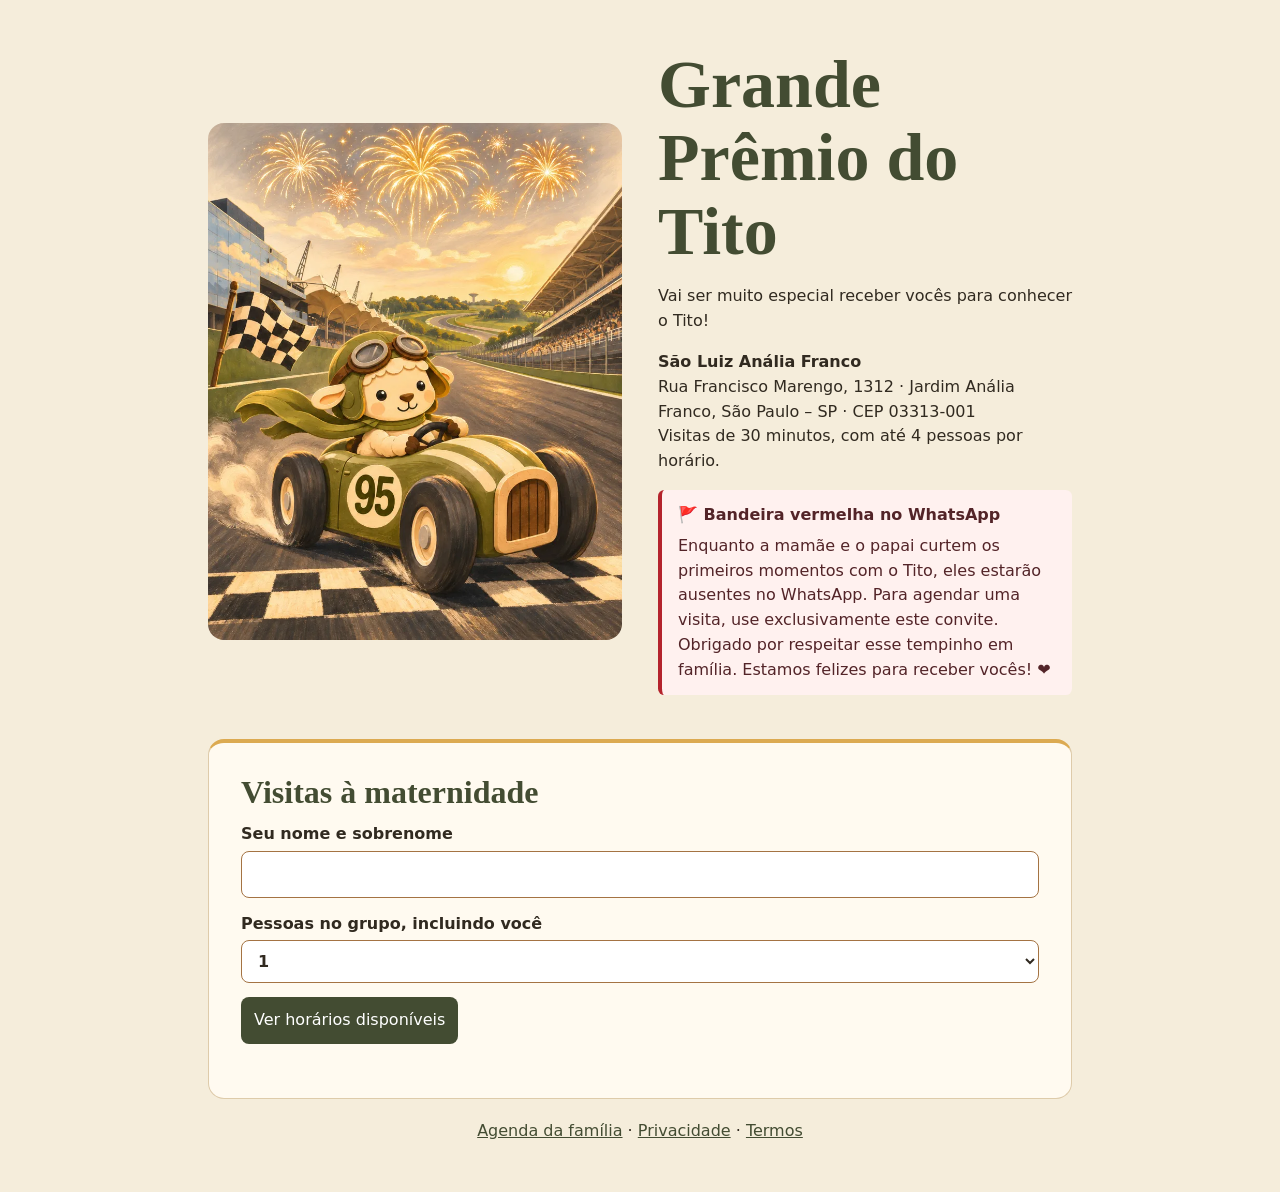
<file: index.html>
<!doctype html>
<html lang="pt-BR">
<meta charset="utf-8">
<meta name="viewport" content="width=device-width, initial-scale=1">
<meta name="robots" content="noindex, nofollow">
<title>Grande Prêmio do Tito</title>
<link rel="stylesheet" href="style.css">
<style>
  #feedback.paddock-warning {
    background: #fff3b5;
    color: #554000;
    border: 1px solid #b98c00;
    border-radius: .4rem;
    padding: .8rem 1rem;
    font-weight: 600;
  }
  .paddock-warning::before, .paddock-warning::after {
    content: "";
    display: inline-block;
    width: 1.1em;
    height: 1em;
    margin-inline: .3em;
    background: #d59c00;
    clip-path: polygon(0 0, 100% 0, 79% 30%, 100% 60%, 15% 60%, 15% 100%, 0 100%);
  }
</style>
<main>
  <header>
    <img src="assets/tito-fogos.webp" alt="Carneirinho piloto no carro verde número 95, cruzando a linha de chegada sob fogos de artifício">
    <div>
      <h1>Grande Prêmio do Tito</h1>
      <p>Vai ser muito especial receber vocês para conhecer o Tito!</p>
      <p><strong>São Luiz Anália Franco</strong><br>Rua Francisco Marengo, 1312 · Jardim Anália Franco, São Paulo – SP · CEP 03313-001<br>Visitas de 30 minutos, com até 4 pessoas por horário.</p>
      <aside aria-labelledby="red-flag" style="border-inline-start: 4px solid #b4232c; background: #fff1ef; color: #532428; padding: .8rem 1rem; margin: 0 0 1.25rem; border-radius: .4rem;">
        <strong id="red-flag"><span aria-hidden="true">🚩</span> Bandeira vermelha no WhatsApp</strong>
        <p style="margin: .4rem 0 0;">Enquanto a mamãe e o papai curtem os primeiros momentos com o Tito, eles estarão ausentes no WhatsApp. Para agendar uma visita, use exclusivamente este convite. Obrigado por respeitar esse tempinho em família. Estamos felizes para receber vocês! ❤️</p>
      </aside>
    </div>
  </header>
  <section aria-labelledby="title">
    <h2 id="title">Visitas à maternidade</h2>
    <form id="group-form">
      <label>Seu nome e sobrenome <input name="visitor" required maxlength="100" autocomplete="name"></label>
      <label>Pessoas no grupo, incluindo você
        <select name="guests"><option>1</option><option>2</option><option>3</option><option>4</option></select>
      </label>
      <div id="companions"></div>
      <button>Ver horários disponíveis</button>
    </form>
    <p id="availability" role="status"></p>
    <form id="booking" hidden>
      <p id="group-summary"></p>
      <label>Horário disponível <select name="slot" required></select></label>
      <button>Confirmar visita</button>
    </form>
    <button type="button" id="edit-group" hidden>Editar dados do grupo</button>
    <p id="feedback" role="status"></p>
    <div id="receipt" hidden>
      <h3 id="paddock-confirmation">Acesso ao Paddock do Tito liberado!</h3>
      <p id="arrival-instructions">Ao chegar ao São Luiz, dirijam-se à recepção e aguardem. Recomendamos chegar 10 minutos antes do horário agendado.</p>
      <p id="start-engines"><strong>Preparem os motores!</strong></p>
      <p id="details"></p>
      <label>Link da reserva <input id="reservation-link" readonly></label>
      <button type="button" id="copy-reservation">Copiar link</button>
      <button type="button" id="share-reservation" hidden>Compartilhar link</button>
      <p id="link-feedback" role="status"></p>
      <button type="button" id="change">Trocar horário</button>
      <form id="change-form" hidden>
        <label>Novo horário <select name="slot" required></select></label>
        <button>Confirmar novo horário</button>
      </form>
      <button id="cancel">Cancelar visita</button>
    </div>
  </section>
  <footer><a href="agenda.html">Agenda da família</a> · <a href="privacidade.html">Privacidade</a> · <a href="termos.html">Termos</a></footer>
</main>
<script type="module" src="visit.js?v=7"></script>
</html>
</file>
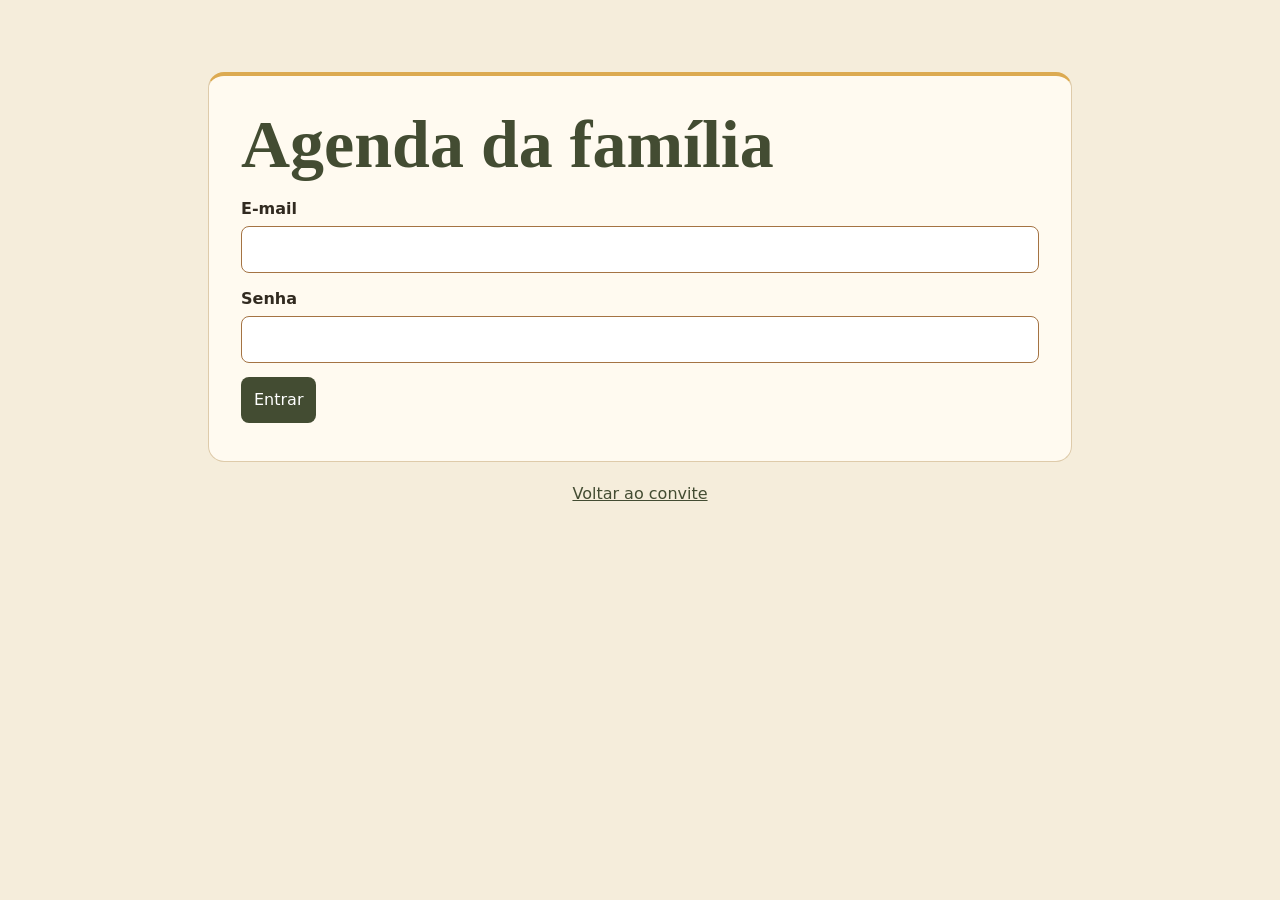
<file: agenda.html>
<!doctype html>
<html lang="pt-BR">
<meta charset="utf-8">
<meta name="viewport" content="width=device-width, initial-scale=1">
<meta name="robots" content="noindex, nofollow">
<title>Agenda da família · Tito</title>
<link rel="stylesheet" href="style.css">
<main>
  <section>
    <h1>Agenda da família</h1>
    <p id="status" role="status"></p>
    <form id="login">
      <label>E-mail <input type="email" name="email" required autocomplete="username"></label>
      <label>Senha <input type="password" name="password" required autocomplete="current-password"></label>
      <button>Entrar</button>
    </form>
    <div id="panel" hidden>
      <form id="day-form">
        <label>Data das visitas <input name="day" type="date" required></label>
        <button>Liberar horários</button>
        <button type="button" id="close-day">Pausar novas reservas nesta data</button>
      </form>
      <h2>Cronograma de visitas</h2>
      <ul id="schedule"></ul>
      <button id="refresh">Atualizar cronograma</button>
      <button id="connect-google">Conectar Google</button>
      <button id="logout">Sair</button>
    </div>
  </section>
  <footer><a href="./">Voltar ao convite</a></footer>
</main>
<script type="module" src="agenda.js?v=5"></script>
</html>
</file>
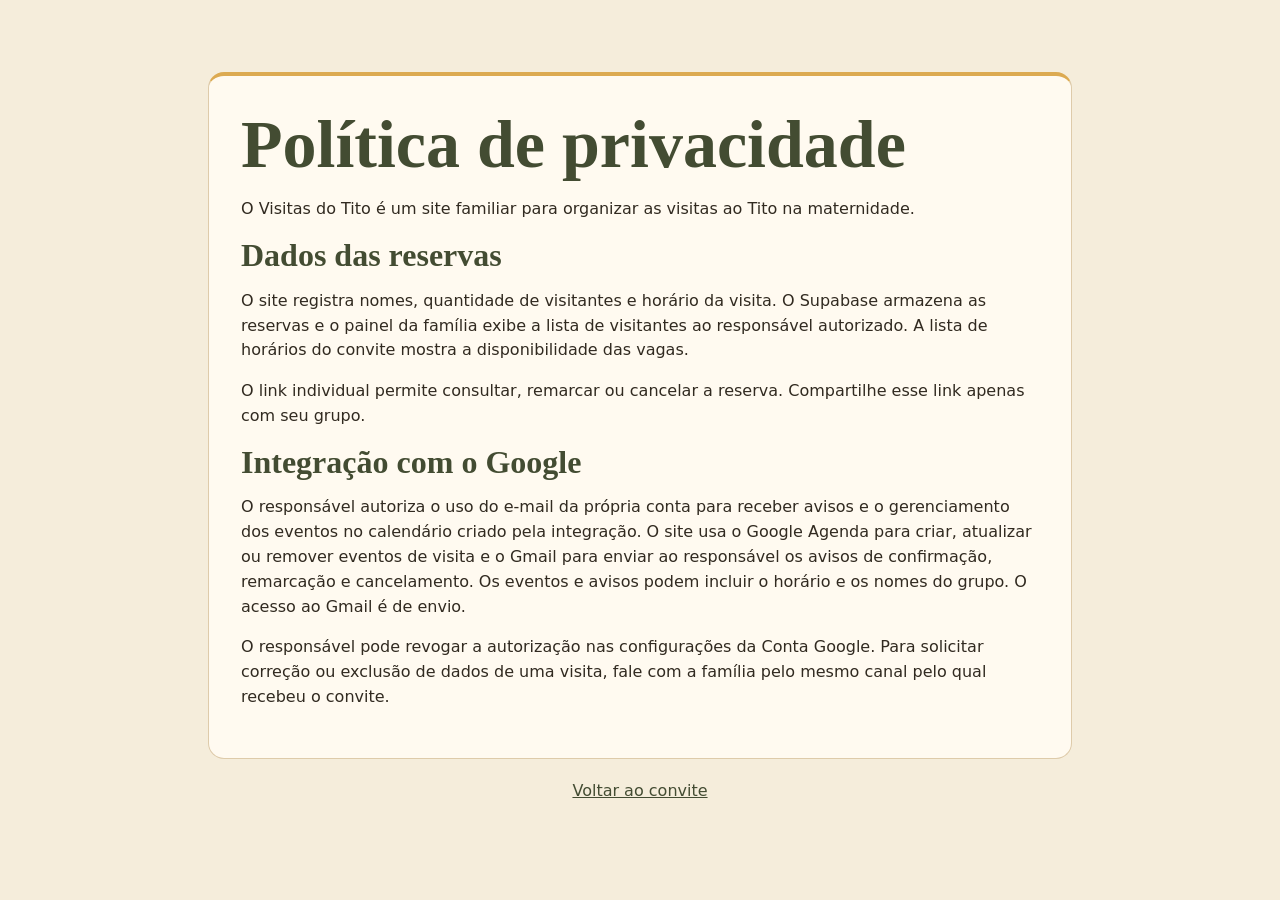
<file: privacidade.html>
<!doctype html>
<html lang="pt-BR">
<meta charset="utf-8">
<meta name="viewport" content="width=device-width, initial-scale=1">
<meta name="robots" content="noindex">
<title>Política de privacidade · Visitas do Tito</title>
<link rel="stylesheet" href="style.css">
<main><section><h1>Política de privacidade</h1>
<p>O Visitas do Tito é um site familiar para organizar as visitas ao Tito na maternidade.</p>
<h2>Dados das reservas</h2>
<p>O site registra nomes, quantidade de visitantes e horário da visita. O Supabase armazena as reservas e o painel da família exibe a lista de visitantes ao responsável autorizado. A lista de horários do convite mostra a disponibilidade das vagas.</p>
<p>O link individual permite consultar, remarcar ou cancelar a reserva. Compartilhe esse link apenas com seu grupo.</p>
<h2>Integração com o Google</h2>
<p>O responsável autoriza o uso do e-mail da própria conta para receber avisos e o gerenciamento dos eventos no calendário criado pela integração. O site usa o Google Agenda para criar, atualizar ou remover eventos de visita e o Gmail para enviar ao responsável os avisos de confirmação, remarcação e cancelamento. Os eventos e avisos podem incluir o horário e os nomes do grupo. O acesso ao Gmail é de envio.</p>
<p>O responsável pode revogar a autorização nas configurações da Conta Google. Para solicitar correção ou exclusão de dados de uma visita, fale com a família pelo mesmo canal pelo qual recebeu o convite.</p>
</section><footer><a href="./">Voltar ao convite</a></footer></main>
</html>
</file>
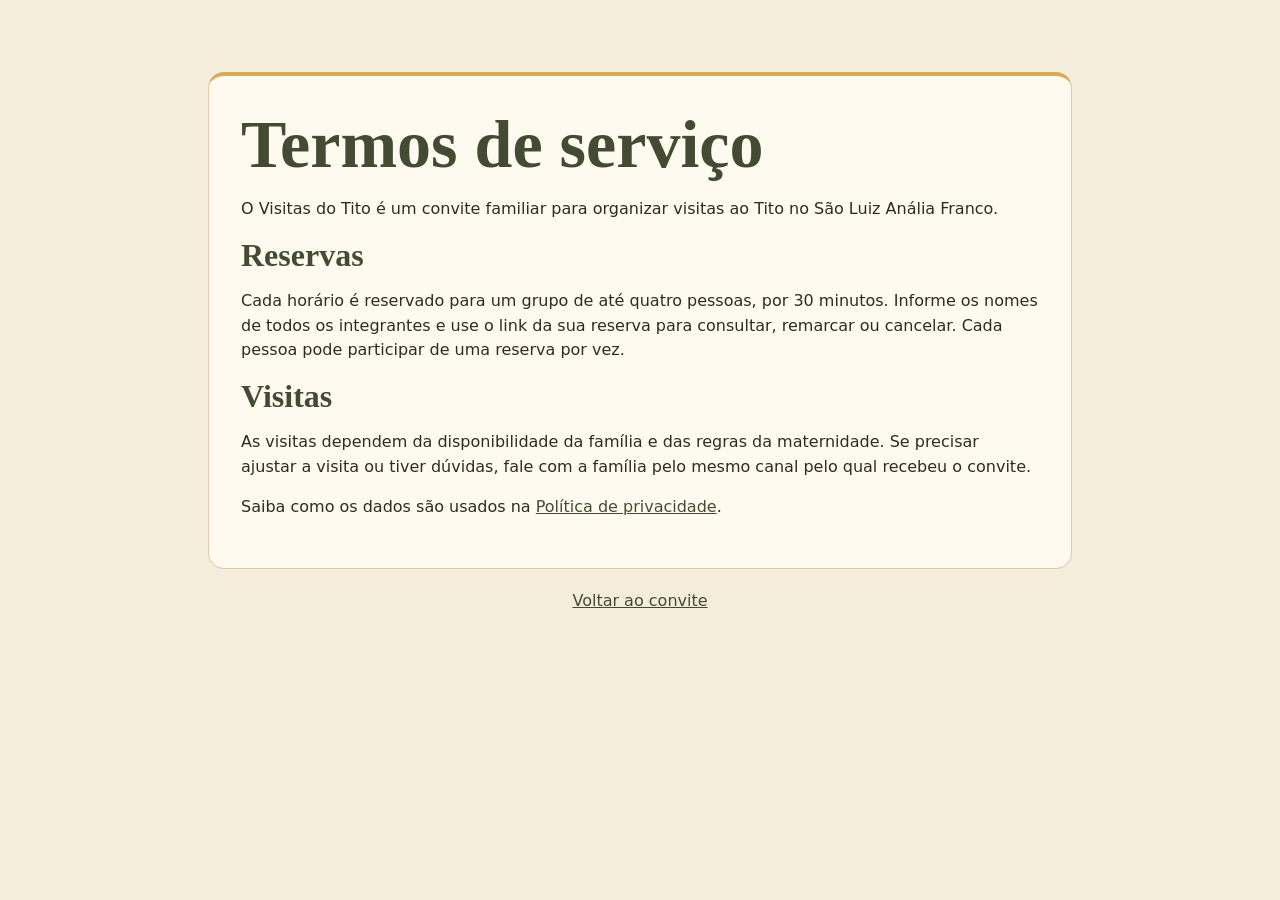
<file: termos.html>
<!doctype html>
<html lang="pt-BR">
<meta charset="utf-8">
<meta name="viewport" content="width=device-width, initial-scale=1">
<meta name="robots" content="noindex">
<title>Termos de serviço · Visitas do Tito</title>
<link rel="stylesheet" href="style.css">
<main><section><h1>Termos de serviço</h1>
<p>O Visitas do Tito é um convite familiar para organizar visitas ao Tito no São Luiz Anália Franco.</p>
<h2>Reservas</h2>
<p>Cada horário é reservado para um grupo de até quatro pessoas, por 30 minutos. Informe os nomes de todos os integrantes e use o link da sua reserva para consultar, remarcar ou cancelar. Cada pessoa pode participar de uma reserva por vez.</p>
<h2>Visitas</h2>
<p>As visitas dependem da disponibilidade da família e das regras da maternidade. Se precisar ajustar a visita ou tiver dúvidas, fale com a família pelo mesmo canal pelo qual recebeu o convite.</p>
<p>Saiba como os dados são usados na <a href="privacidade.html">Política de privacidade</a>.</p>
</section><footer><a href="./">Voltar ao convite</a></footer></main>
</html>
</file>
<file: style.css>
:root {
  color-scheme: light;
  --cream: #f5eddb;
  --ink: #312a20;
  --olive: #434c32;
  --wood: #a47343;
  --gold: #dcaa51;
  font: 16px/1.55 system-ui, sans-serif;
  color: var(--ink);
  background: var(--cream);
}
* { box-sizing: border-box; }
body { margin: 0; }
main { max-width: 960px; margin: auto; padding: clamp(16px, 5vw, 48px); }
header { display: grid; grid-template-columns: 1fr 1fr; align-items: center; gap: clamp(16px, 4vw, 36px); }
header img { width: 100%; border-radius: 16px; }
h1, h2 { font-family: Georgia, serif; color: var(--olive); line-height: 1.08; }
h1 { font-size: clamp(2.5rem, 6vw, 4.25rem); margin: 0 0 16px; }
h2 { font-size: 2rem; margin: 0 0 12px; }
section { background: #fffaf0; border: 1px solid #decbaa; border-top: 4px solid var(--gold); border-radius: 16px; padding: clamp(16px, 5vw, 32px); margin-top: 24px; }
label { display: grid; gap: 4px; margin-bottom: 14px; font-weight: 600; }
input, select, button { font: inherit; border-radius: 8px; padding: 10px 12px; }
input, select { width: 100%; min-width: 0; background: white; border: 1px solid var(--wood); color: var(--ink); }
button { color: white; background: var(--olive); border: 1px solid transparent; cursor: pointer; margin: 0 4px 6px 0; }
button:disabled { opacity: .6; cursor: wait; }
a { color: var(--olive); }
footer { margin-top: 20px; text-align: center; }
@media (max-width: 620px) {
  header { grid-template-columns: 1fr; text-align: center; }
  header img { max-width: 360px; margin: auto; }
}
</file>
